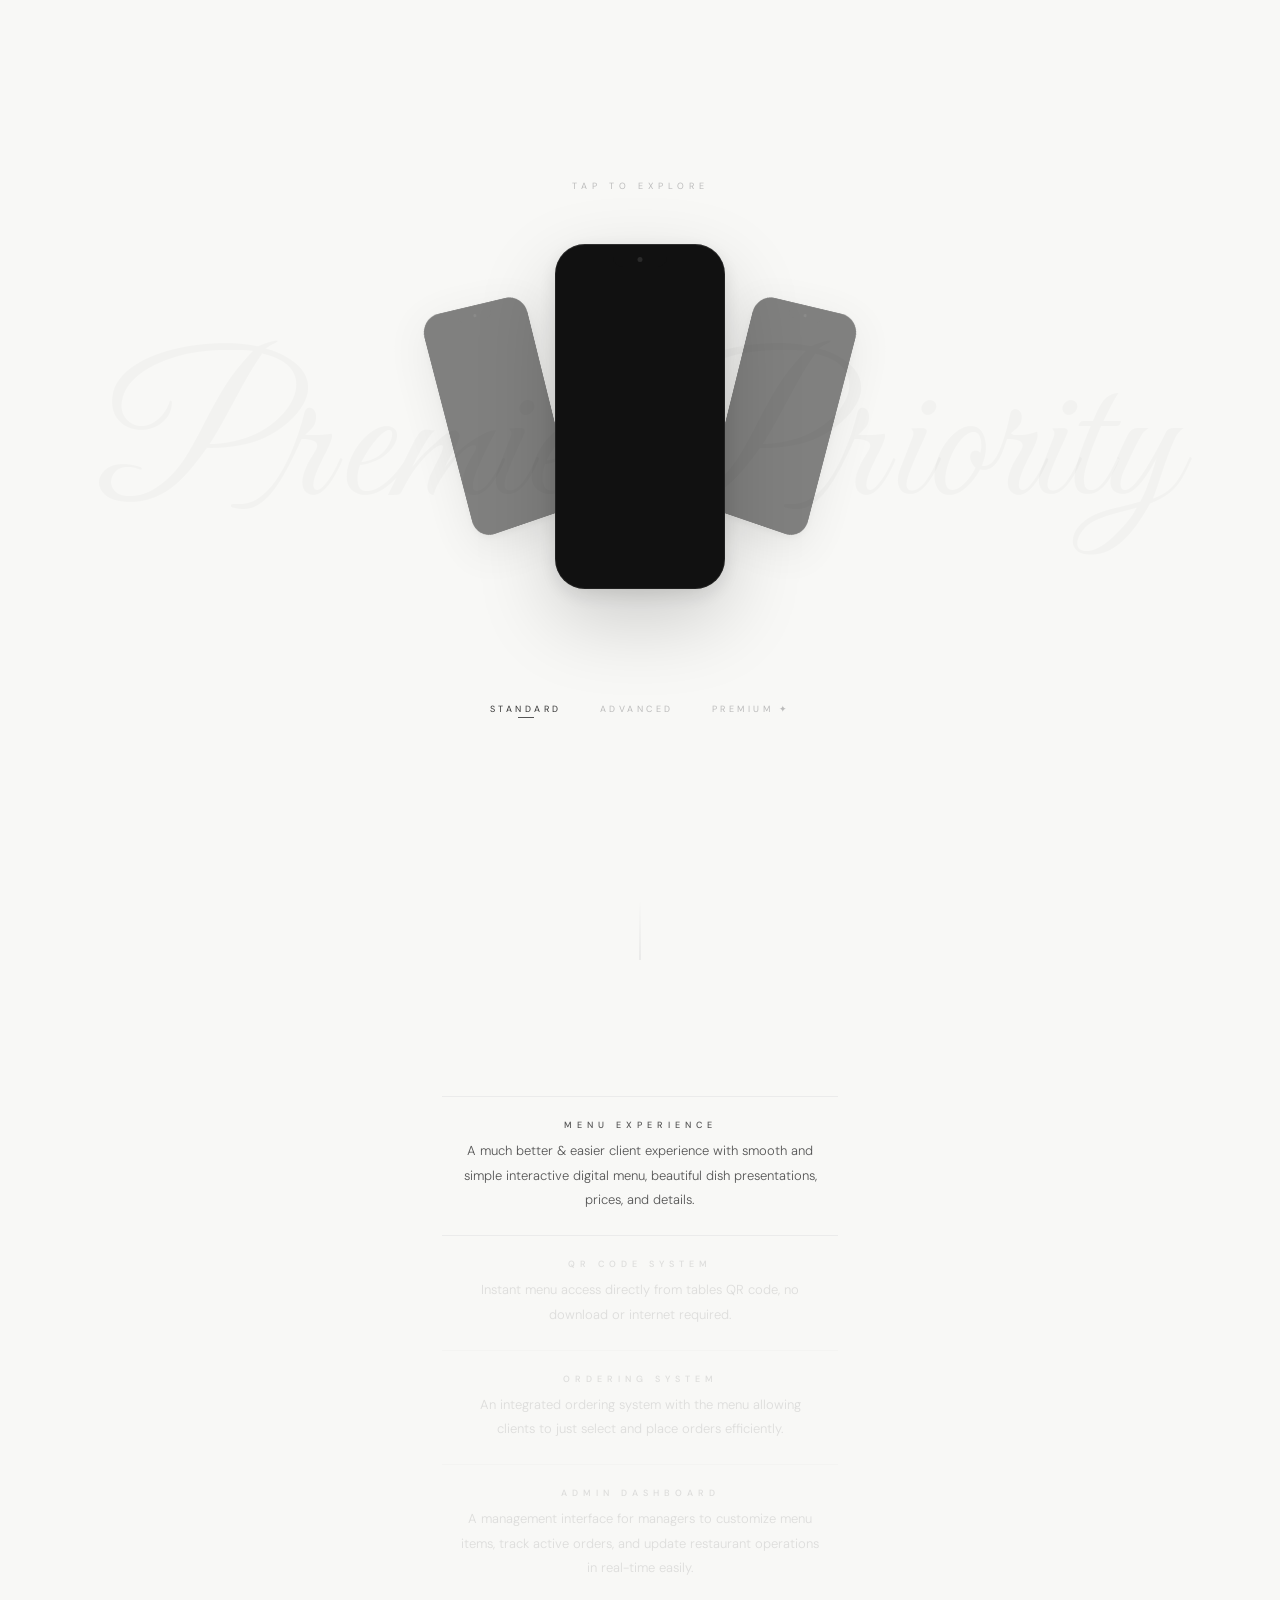
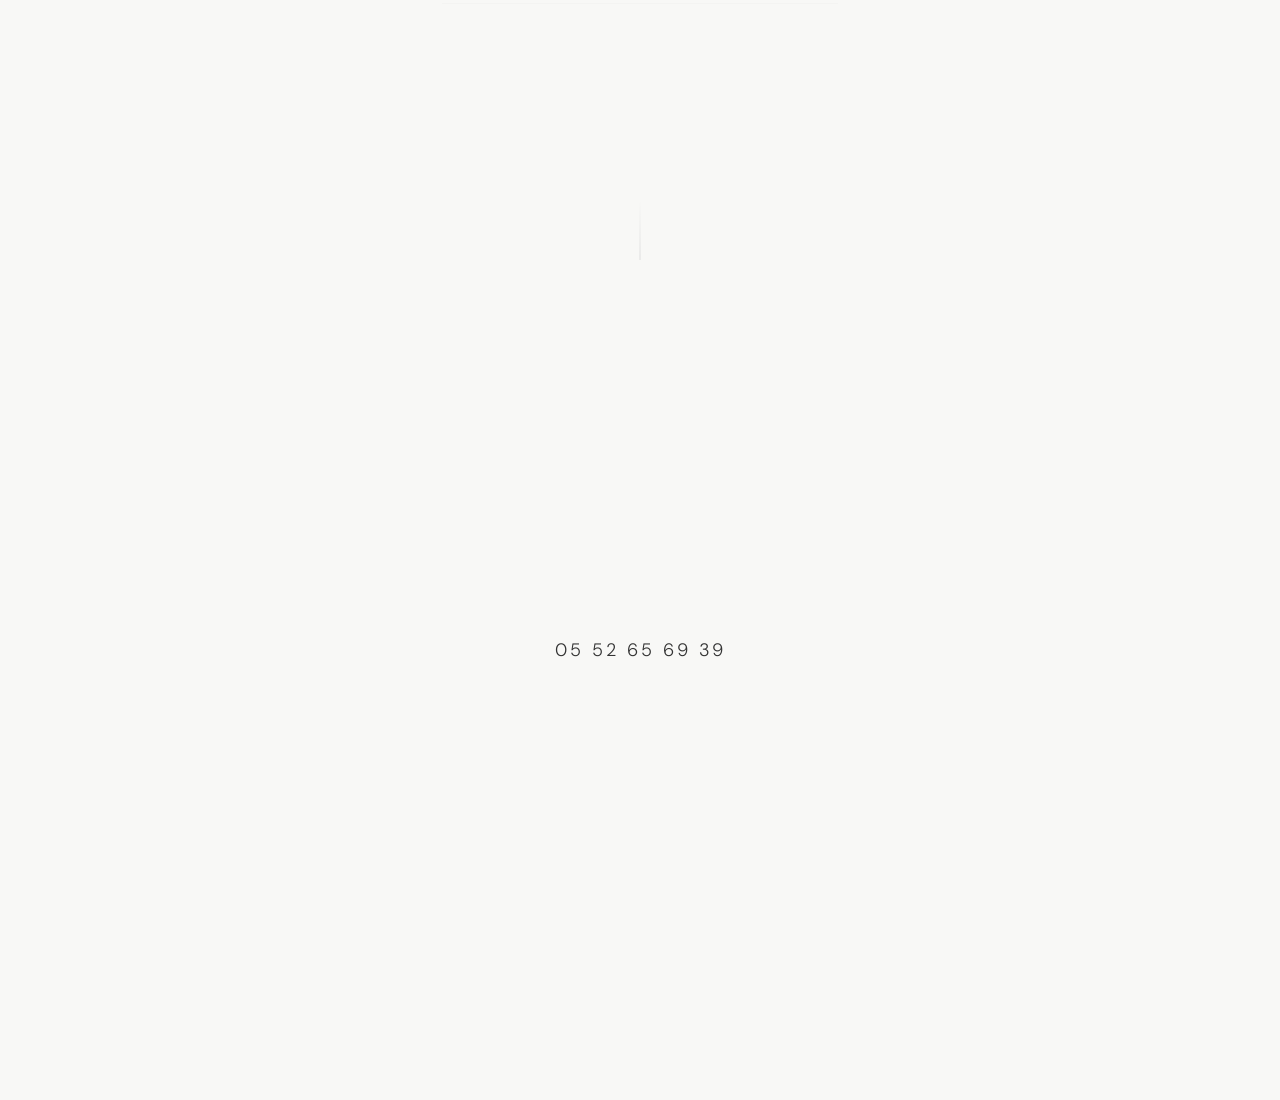
<file: index.html>
<!DOCTYPE html>
<html lang="fr" dir="ltr">

<head>
    <meta charset="UTF-8">
    <meta name="viewport" content="width=device-width, initial-scale=1.0">
    <link rel="preconnect" href="https://fonts.googleapis.com">
    <link rel="preconnect" href="https://fonts.gstatic.com" crossorigin>
    <link href="https://fonts.googleapis.com/css2?family=Great+Vibes&family=DM+Sans:wght@300;400;500&display=swap"
        rel="stylesheet">
    <title>Menus</title>
    <link rel="stylesheet" href="main-style.css">
</head>

<body>

    <div class="menus-preview">
        <p id="ourWork">Tap To Explore</p>
        <div class="preview-container">
            <a href="./Cookies.html" class="phone-preview">
                <div class="phone-frame">
                    <div class="phone-notch"></div>
                    <video src="./cookie.mp4" autoplay loop muted playsinline></video>
                </div>
            </a>
            <a href="./pizza.html" class="phone-preview">
                <div class="phone-frame">
                    <div class="phone-notch"></div>
                    <video src="./pizza.mp4" autoplay loop muted playsinline></video>
                </div>
            </a>
            <a href="./allo.html" class="phone-preview">
                <div class="phone-frame">
                    <div class="phone-notch"></div>
                    <video src="./allo.mp4" autoplay loop muted playsinline></video>
                </div>
            </a>
        </div>
        <!-- Tab strip -->
        <div class="preview-tabs">
            <button class="preview-tab active" data-index="0">Standard</button>
            <button class="preview-tab" data-index="1">Advanced</button>
            <button class="preview-tab" data-index="2">Premium ✦</button>
        </div>
        <a href="./manage.html" style="display:none;">Management</a>
    </div>

    <div class="menus section">
        <div class="main-type">
            <div class="animatedMenuDesc active">
                <h1 data-i18n="animatedMenuTitle">Menu Experience</h1>
                <p data-i18n="animatedMenuDesc">
                    A much better & easier client experience with smooth and simple interactive digital menu, beautiful
                    dish
                    presentations, prices, and details.
                </p>
            </div>
            <div class="qrCodeDesc">
                <h1 data-i18n="qrCodeTitle">QR Code System</h1>
                <p data-i18n="qrCodeDesc">Instant menu access directly from tables QR code, no download or internet
                    required.</p>
            </div>
            <div class="orderingDesc">
                <h1 data-i18n="orderingTitle">Ordering System</h1>
                <p data-i18n="orderingDesc">An integrated ordering system with the menu allowing clients to just select
                    and
                    place
                    orders efficiently.</p>
            </div>
            <div class="dashboardDesc">
                <h1 data-i18n="dashboardTitle">Admin Dashboard</h1>
                <p data-i18n="dashboardDesc">A management interface for managers to customize menu items, track active
                    orders, and update restaurant operations in real-time easily.</p>
            </div>
        </div>
    </div>

    <div class="contact">
        <p>05 52 65 69 39</p>
    </div>
    <script>
        (function () {
            const previews = Array.from(document.querySelectorAll('.phone-preview'));
            const tabs = Array.from(document.querySelectorAll('.preview-tab'));
            let current = 0;

            // pos: 'center' | 'left' | 'right'
            function setPos(el, pos) {
                el.setAttribute('data-pos', pos);
            }

            function goTo(index) {
                current = index;
                const n = previews.length;
                // center = current, right = next, left = previous
                previews.forEach((p, i) => {
                    const video = p.querySelector('video');
                    if (video) video.playbackRate = (i === current) ? 1.0 : 0.6;

                    if (i === current) {
                        setPos(p, 'center');
                        p.style.pointerEvents = 'auto';
                    } else if (i === (current + 1) % n) {
                        setPos(p, 'right');
                        p.style.pointerEvents = 'auto';
                    } else {
                        setPos(p, 'left');
                        p.style.pointerEvents = 'auto';
                    }
                });

                tabs.forEach((t, i) => t.classList.toggle('active', i === current));
            }

            // Click a wing phone → bring it center
            previews.forEach((p, i) => {
                p.addEventListener('click', (e) => {
                    if (i !== current) { e.preventDefault(); goTo(i); }
                });
            });

            // Click a tab
            tabs.forEach((t, i) => {
                t.addEventListener('click', () => goTo(i));
            });

            goTo(0);
        })();

        // Section 2 Blur & Reveal
        (function () {
            const section2 = document.querySelector('.menus.section');
            const featureItems = Array.from(document.querySelectorAll('.main-type > div'));
            if (!featureItems.length) return;

            let currentIndex = 0;
            let timer = null;
            let userHasClicked = false;
            const CYCLE_TIME = 6000;

            function setActiveItem(index) {
                currentIndex = index;
                featureItems.forEach((item, i) => {
                    if (i === index) {
                        item.classList.add('active');
                    } else {
                        item.classList.remove('active');
                    }
                });
            }

            function startTimer() {
                stopTimer();
                if (userHasClicked) return;
                timer = setInterval(() => {
                    const nextIndex = (currentIndex + 1) % featureItems.length;
                    setActiveItem(nextIndex);
                }, CYCLE_TIME);
            }

            function stopTimer() {
                if (timer) {
                    clearInterval(timer);
                    timer = null;
                }
            }

            featureItems.forEach((item, i) => {
                item.addEventListener('click', () => {
                    userHasClicked = true;
                    stopTimer();
                    setActiveItem(i);
                });
            });

            setActiveItem(0);

            if (section2 && 'IntersectionObserver' in window) {
                const observer = new IntersectionObserver((entries) => {
                    entries.forEach(entry => {
                        if (entry.isIntersecting) {
                            startTimer();
                        } else {
                            stopTimer();
                        }
                    });
                }, { threshold: 0.5 });
                observer.observe(section2);
            } else {
                startTimer();
            }
        })();
    </script>
</body>

</html>
</file>
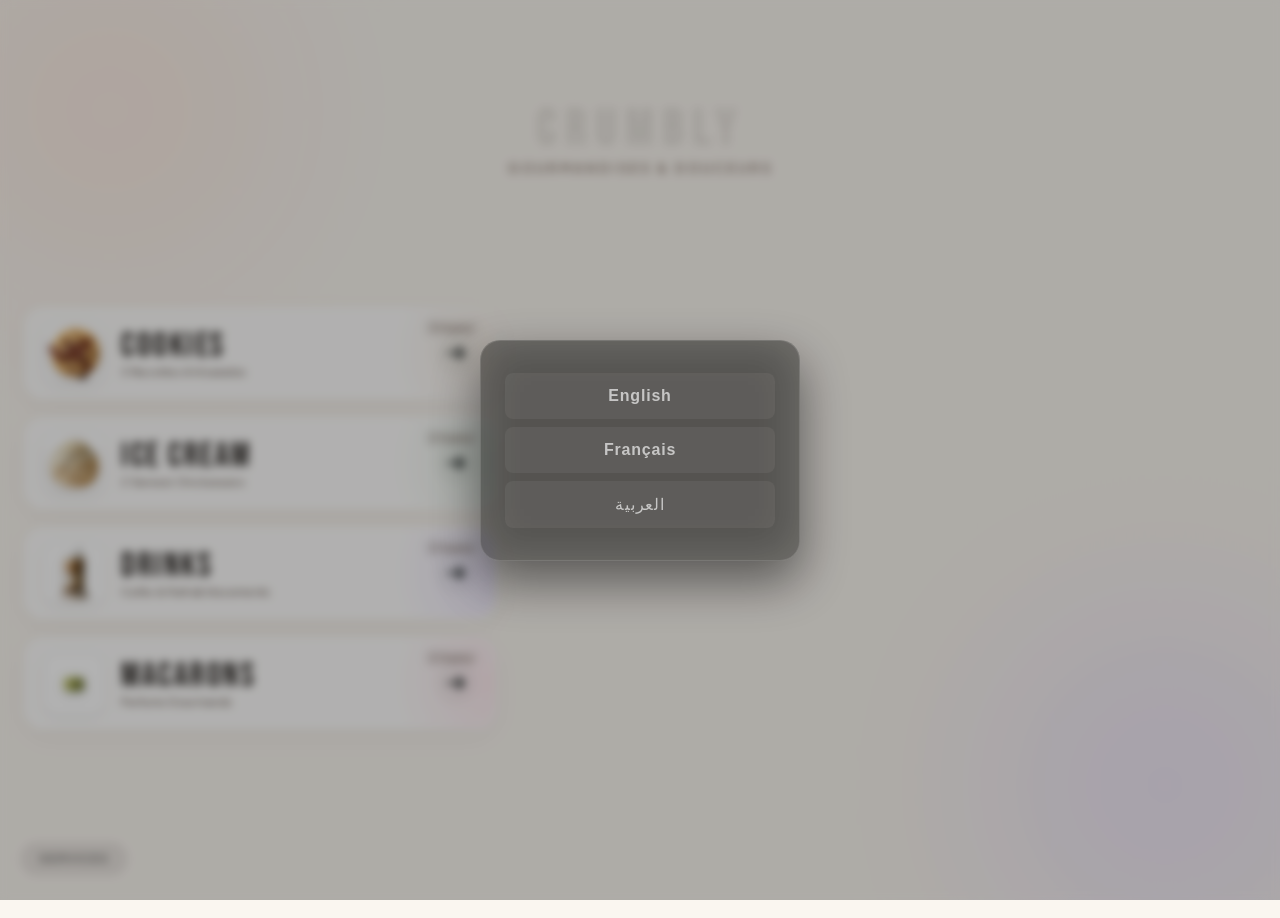
<file: Cookies.html>
<!DOCTYPE html>
<html lang="fr">

<head>
    <meta charset="UTF-8">
    <meta name="viewport" content="width=device-width, initial-scale=1.0">
    <link rel="preconnect" href="https://fonts.googleapis.com">
    <link rel="preconnect" href="https://fonts.gstatic.com" crossorigin>
    <link
        href="https://fonts.googleapis.com/css2?family=Bebas+Neue&family=Plus+Jakarta+Sans:wght@400;500;600;700&display=swap"
        rel="stylesheet">
    <title>Cookies</title>
    <link rel="stylesheet" href="style1.css">
</head>

<body>
    <!-- Ambient Background Decorations -->
    <div class="ambient-bg">
        <div class="blob blob-1"></div>
        <div class="blob blob-2"></div>
    </div>

    <!-- Header Section -->
        <div id="brand-subtitle-div">
            <h1 class="brand-title">CRUMBLY</h1>
            <p class="brand-subtitle">Gourmandises & Douceurs</p>
        </div>

    <div id="Category-Container">
        <div class="Category-Item" data-color="#D4A373" data-category="Cookies">
            <span class="Category-Corner-Count">3 items</span>
            <div class="Main-Category-Content">
                <div class="Category-Info">
                    <div class="Category-Thumb-Wrapper">
                        <img src="./VanillaCookie.png" alt="Cookies" class="Category-Thumb Main-Category-Image">
                    </div>
                    <div class="Category-Text">
                        <p class="Category-Name">COOKIES</p>
                        <span class="Category-Badge">3 Recettes Artisanales</span>
                    </div>
                </div>
                <div class="Category-Action">
                    <img class="enter-icon" src="enter-category.svg" alt="Explorer">
                </div>
            </div>
        </div>
        <div class="Category-Item" data-color="#B5CFB7" data-category="Glaces">
            <span class="Category-Corner-Count">2 items</span>
            <div class="Main-Category-Content">
                <div class="Category-Info">
                    <div class="Category-Thumb-Wrapper">
                        <img src="./vanillaScoop.png" alt="Glaces" class="Category-Thumb Main-Category-Image">
                    </div>
                    <div class="Category-Text">
                        <p class="Category-Name">GLACES</p>
                        <span class="Category-Badge">2 Saveurs Onctueuses</span>
                    </div>
                </div>
                <div class="Category-Action">
                    <img class="enter-icon" src="enter-category.svg" alt="Explorer">
                </div>
            </div>
        </div>
        <div class="Category-Item" data-color="#C9B1FF" data-category="Boissons">
            <span class="Category-Corner-Count">2 items</span>
            <div class="Main-Category-Content">
                <div class="Category-Info">
                    <div class="Category-Thumb-Wrapper">
                        <img src="./drinkslatte.png" alt="Boissons" class="Category-Thumb Main-Category-Image">
                    </div>
                    <div class="Category-Text">
                        <p class="Category-Name">BOISSONS</p>
                        <span class="Category-Badge">Cafés & Rafraîchissements</span>
                    </div>
                </div>
                <div class="Category-Action">
                    <img class="enter-icon" src="enter-category.svg" alt="Explorer">
                </div>
            </div>
        </div>
        <div class="Category-Item" data-color="#FFB3C6" data-category="Macarons">
            <span class="Category-Corner-Count">2 items</span>
            <div class="Main-Category-Content">
                <div class="Category-Info">
                    <div class="Category-Thumb-Wrapper">
                        <img src="./macaronpistach.png" alt="Macarons" class="Category-Thumb Main-Category-Image">
                    </div>
                    <div class="Category-Text">
                        <p class="Category-Name">MACARONS</p>
                        <span class="Category-Badge">Parfums Gourmands</span>
                    </div>
                </div>
                <div class="Category-Action">
                    <img class="enter-icon" src="enter-category.svg" alt="Explorer">
                </div>
            </div>
        </div>
    </div>

    <div id="Detail-View">
        <div id="Background-Tint"></div>
        <div id="Floating-BG-Container"></div>
        <img src="./goback.svg" alt="" id="Close-Btn">
        <div id="Detail-Item-Counter">1 / 3</div>
        <div id="Detail-List">
            <!-- Items will be injected here by script1.js -->
        </div>
    </div>

    <script src="script2.js"></script>
    <script src="addons.js"></script>
</body>

</html>
</file>
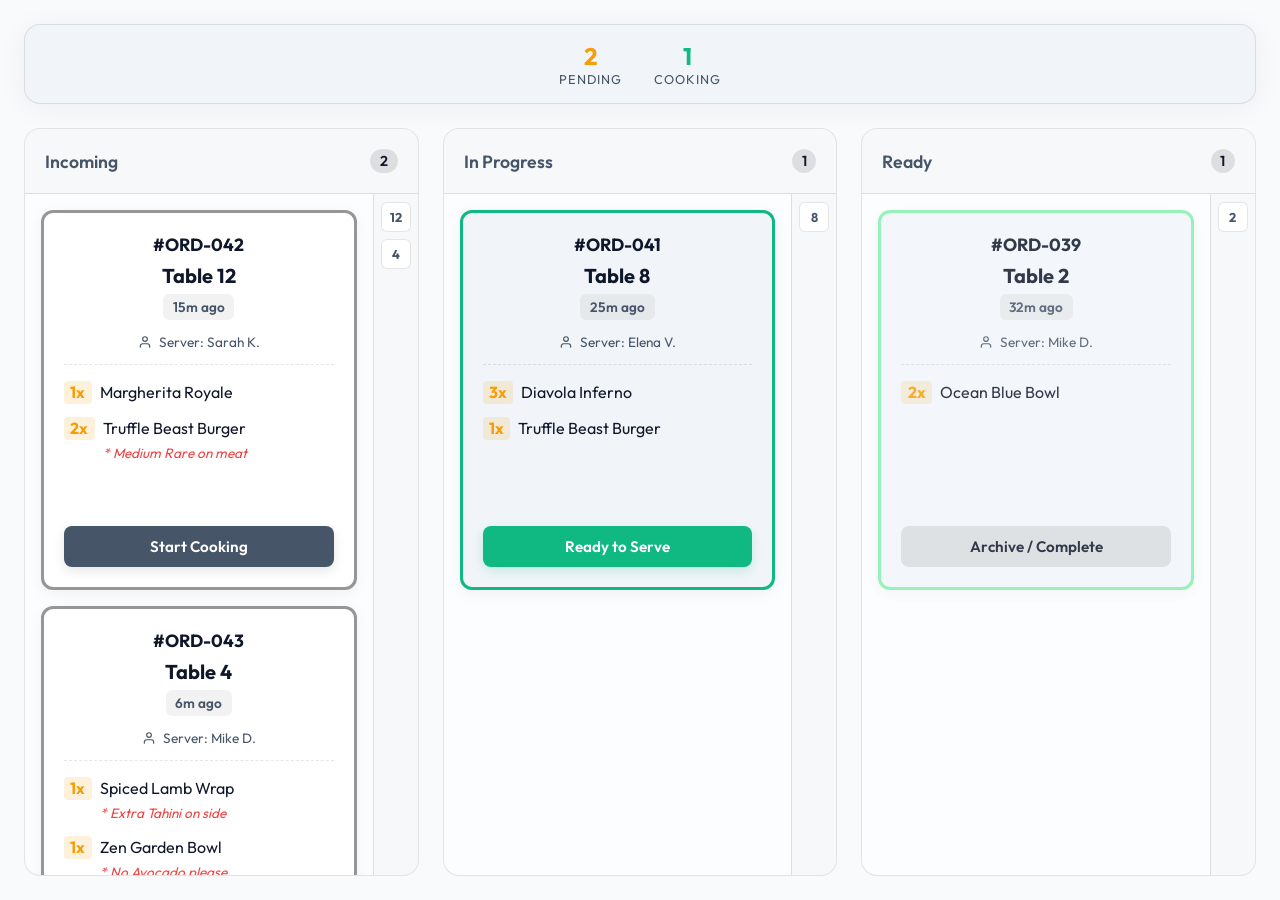
<file: cuisine.html>
<!DOCTYPE html>
<html lang="en">

<head>
    <meta charset="UTF-8">
    <meta name="viewport" content="width=device-width, initial-scale=1.0">
    <title>Slice of Heaven | Kitchen Display System</title>
    <link href="https://fonts.googleapis.com/css2?family=Outfit:wght@300;400;600;700&display=swap" rel="stylesheet">
    <link rel="stylesheet" href="cuisine.css">
</head>

<body>
    <div class="kds-container">
        <!-- HEADER -->
        <header class="kds-header" style="justify-content: center;">
            <div class="stats">
                <div class="stat-item">
                    <span class="stat-value" id="pending-count">0</span>
                    <span class="stat-label">Pending</span>
                </div>
                <div class="stat-item">
                    <span class="stat-value" id="cooking-count">0</span>
                    <span class="stat-label">Cooking</span>
                </div>
            </div>
        </header>

        <!-- MOBILE NAV -->
        <div class="mobile-nav">
            <button class="nav-tab active" onclick="switchTab('pending')">Incoming</button>
            <button class="nav-tab" onclick="switchTab('cooking')">In Progress</button>
            <button class="nav-tab" onclick="switchTab('ready')">Ready</button>
        </div>

        <!-- KANBAN BOARD -->
        <main class="kanban-board active-pending">
            <!-- Pending Orders Column -->
            <div class="column" id="col-pending">
                <div class="column-header">
                    <h2>Incoming <span class="count">0</span></h2>
                </div>
                <div class="column-body">
                    <div class="ticket-list" id="list-pending"></div>
                    <div class="mini-map" id="map-pending"></div>
                </div>
            </div>

            <!-- In Progress Orders Column -->
            <div class="column" id="col-cooking">
                <div class="column-header">
                    <h2>In Progress <span class="count">0</span></h2>
                </div>
                <div class="column-body">
                    <div class="ticket-list" id="list-cooking"></div>
                    <div class="mini-map" id="map-cooking"></div>
                </div>
            </div>

            <!-- Ready Orders Column -->
            <div class="column" id="col-ready">
                <div class="column-header">
                    <h2>Ready <span class="count">0</span></h2>
                </div>
                <div class="column-body">
                    <div class="ticket-list" id="list-ready"></div>
                    <div class="mini-map" id="map-ready"></div>
                </div>
            </div>
        </main>
    </div>

    <script src="cuisine.js"></script>
</body>

</html>
</file>
<file: main-style.css>
/* ── Reset ── */
*,
*::before,
*::after {
    box-sizing: border-box;
    -webkit-tap-highlight-color: transparent;
}

*:focus {
    outline: none;
}

html {
    scroll-snap-type: y mandatory;
    scroll-behavior: smooth;
}

body {
    margin: 0;
    padding: 0;
    background: #f8f8f6;
    color: #1a1a1a;
    font-family: 'DM Sans', sans-serif;
}

/* ── Scroll sections ── */
.menus-preview,
.menus,
.contact {
    scroll-snap-align: start;
}

/* ════════════════════════════
   SECTION 1 — Preview Gallery
════════════════════════════ */
.menus-preview {
    position: relative;
    display: flex;
    flex-direction: column;
    justify-content: center;
    align-items: center;
    height: 100vh;
    overflow: hidden;
}

/* Faint brand watermark */
.menus-preview::before {
    content: 'Premier Priority';
    position: absolute;
    font-family: 'Great Vibes', cursive;
    font-size: clamp(60px, 15vw, 190px);
    color: rgba(0, 0, 0, 0.025);
    white-space: nowrap;
    top: 50%;
    left: 50%;
    transform: translate(-50%, -50%);
    pointer-events: none;
    user-select: none;
}

/* Eyebrow label */
#ourWork {
    font-size: 9px;
    font-weight: 400;
    letter-spacing: 5px;
    text-transform: uppercase;
    color: #bbb;
    margin: 0 0 48px 0;
    position: relative;
    z-index: 1;
}

/* Preview container */
.preview-container {
    display: flex;
    align-items: center;
    justify-content: center;
    position: relative;
    width: 100%;
    max-width: 820px;
    height: 420px;
    perspective: 1100px;
    perspective-origin: 50% 38%;
}

/* Phone preview base — all anchored at center, moved only via transform */
.phone-preview {
    text-decoration: none;
    display: flex;
    flex-direction: column;
    align-items: center;
    position: absolute;
    top: 0;
    /* Fixed anchor — movement is 100% transform-driven */
    left: 50%;
    cursor: pointer;
    will-change: transform, opacity, filter;
    transition:
        transform 0.72s cubic-bezier(0.22, 1, 0.36, 1),
        opacity 0.55s ease,
        filter 0.55s ease;
}

/* ── Center: flat, full-size ── */
.phone-preview[data-pos="center"] {
    transform: translateX(-50%) translateZ(0px) rotateY(0deg) scale(1);
    opacity: 1;
    filter: none;
    z-index: 5;
}

.phone-preview[data-pos="center"]:hover {
    transform: translateX(-50%) translateZ(0px) rotateY(0deg) scale(1.015) translateY(-3px);
}

/* ── Left wing: angled inward — offset left from center anchor ── */
.phone-preview[data-pos="left"] {
    transform: translateX(calc(-50% - 150px)) translateZ(-80px) rotateY(28deg) rotate(-15deg) scale(0.7);
    opacity: 0.52;
    filter: brightness(0.8) grayscale(0.12);
    z-index: 3;
}

/* ── Right wing: angled inward — offset right from center anchor ── */
.phone-preview[data-pos="right"] {
    transform: translateX(calc(-50% + 150px)) translateZ(-80px) rotateY(-28deg) rotate(15deg) scale(0.7);
    opacity: 0.52;
    filter: brightness(0.8) grayscale(0.12);
    z-index: 3;
}

/* Phone frame */
.phone-frame {
    position: relative;
    width: 170px;
    height: 345px;
    background: #111;
    border-radius: 30px;
    padding: 7px;
    box-shadow:
        0 20px 60px rgba(0, 0, 0, 0.14),
        0 4px 12px rgba(0, 0, 0, 0.08),
        inset 0 1px 0 rgba(255, 255, 255, 0.06);
    overflow: hidden;
    transition: box-shadow 0.35s ease;
}

.phone-preview[data-pos="center"] .phone-frame {
    box-shadow:
        0 30px 80px rgba(0, 0, 0, 0.18),
        0 6px 20px rgba(0, 0, 0, 0.1),
        inset 0 1px 0 rgba(255, 255, 255, 0.06);
}

.phone-frame::before {
    content: '';
    position: absolute;
    inset: 0;
    border-radius: 30px;
    border: 1px solid rgba(255, 255, 255, 0.07);
    pointer-events: none;
    z-index: 2;
}

/* Notch */
.phone-notch {
    position: absolute;
    top: 7px;
    left: 50%;
    transform: translateX(-50%);
    width: 54px;
    height: 16px;
    background: #111;
    border-radius: 0 0 10px 10px;
    z-index: 3;
}

.phone-notch::after {
    content: '';
    position: absolute;
    top: 6px;
    left: 50%;
    transform: translateX(-50%);
    width: 5px;
    height: 5px;
    background: #2a2a2a;
    border-radius: 50%;
}

/* Video */
.phone-frame video {
    width: 100%;
    height: 100%;
    object-fit: cover;
    border-radius: 23px;
    display: block;
}

/* Tab strip */
.preview-tabs {
    display: flex;
    justify-content: space-between;
    align-items: center;
    gap: 6px;
    margin-top: 32px;
    position: relative;
    z-index: 6;
}

.preview-tab {
    font-family: 'DM Sans', sans-serif;
    font-size: 9px;
    font-weight: 400;
    letter-spacing: 3.5px;
    text-transform: uppercase;
    color: #bbb;
    background: none;
    border: none;
    cursor: pointer;
    padding: 7px 16px;
    border-radius: 999px;
    transition: color 0.3s ease, background 0.3s ease;
    position: relative;
}

.preview-tab::after {
    content: '';
    position: absolute;
    bottom: 4px;
    left: 50%;
    transform: translateX(-50%) scaleX(0);
    width: 16px;
    height: 1px;
    background: #555;
    transition: transform 0.3s ease;
}

.preview-tab.active {
    color: #333;
}

.preview-tab.active::after {
    transform: translateX(-50%) scaleX(1);
}

a {
    font-family: 'DM Sans', sans-serif;
    font-size: 14px;
    font-weight: 300;
    text-decoration: none;
    color: #999;
    letter-spacing: 1px;
    transition: color 0.2s;
}

a:hover {
    color: #111;
}

/* ════════════════════════════
   SECTION 2 — Features
════════════════════════════ */
.menus {
    position: relative;
    height: 100vh;
    width: 100%;
    display: flex;
    flex-direction: column;
    justify-content: center;
    align-items: center;
    overflow: hidden;
    background: #f8f8f6;
}

/* Subtle divider line at top */
.menus::before {
    content: '';
    position: absolute;
    top: 0;
    left: 50%;
    transform: translateX(-50%);
    width: 1px;
    height: 60px;
    background: linear-gradient(to bottom, transparent, #ddd);
}

.main-type {
    display: flex;
    flex-direction: column;
    align-items: center;
    gap: 0;
    width: 100%;
    max-width: 460px;
    padding: 0 32px;
    position: relative;
    z-index: 1;
}

/* Each feature item */
.main-type div {
    display: flex;
    flex-direction: column;
    align-items: center;
    cursor: pointer;
    padding: 22px 0;
    width: 100%;
    border-bottom: 1px solid #ebebeb;
    transition: opacity 0.45s ease;
    opacity: 0.28;
    user-select: none;
}

.main-type div:first-child {
    border-top: 1px solid #ebebeb;
}

.main-type div:hover:not(.active) {
    opacity: 0.5;
}

.main-type div.active {
    opacity: 1;
}

/* Feature heading */
h1,
h2 {
    font-family: 'DM Sans', sans-serif;
    font-size: 9px;
    font-weight: 500;
    letter-spacing: 5px;
    text-transform: uppercase;
    color: #999;
    margin: 0 0 8px 0;
}

.main-type div.active h1,
.main-type div.active h2 {
    color: #555;
}

/* Feature description */
p {
    font-family: 'DM Sans', sans-serif;
    font-size: 13px;
    font-weight: 300;
    color: #999;
    text-align: center;
    line-height: 1.9;
    margin: 0;
    max-width: 360px;
    transition: color 0.4s ease;
}

.main-type div.active p {
    color: #555;
}

/* ════════════════════════════
   SECTION 3 — Contact
════════════════════════════ */
.contact {
    position: relative;
    display: flex;
    flex-direction: column;
    justify-content: center;
    align-items: center;
    height: 100vh;
    gap: 10px;
    overflow: hidden;
}

.contact::before {
    content: '';
    position: absolute;
    top: 0;
    left: 50%;
    transform: translateX(-50%);
    width: 1px;
    height: 60px;
    background: linear-gradient(to bottom, transparent, #ddd);
}

.contact p {
    font-family: 'DM Sans', sans-serif;
    color: #333;
    text-align: center;
    margin: 0;
    font-size:10px;
}

.contact p:first-child {
    font-size: 18px;
    font-weight: 400;
    letter-spacing: 5px;
    text-transform: uppercase;
    color: #ccc;
}

.contact p:last-child {
    font-size: 18px;
    font-weight: 300;
    letter-spacing: 3px;
    color: #333;
}

/* ── Responsive ── */
@media (max-width: 768px) {
    .menus-preview::before {
        writing-mode: vertical-rl;
        text-orientation: mixed;
        transform: translate(-50%, -50%) rotate(180deg);
        font-size: clamp(40px, 14vh, 110px);
        top: 50%;
        left: 50%;
    }

    .preview-container {
        height: 400px;
        perspective: 700px;
    }

    .phone-preview[data-pos="left"] {
        transform: translateX(calc(-50% - 120px)) translateZ(-60px) rotateY(30deg) rotate(-15deg) scale(0.5);
    }

    .phone-preview[data-pos="right"] {
        transform: translateX(calc(-50% + 120px)) translateZ(-60px) rotateY(-30deg) rotate(15deg) scale(0.5);
    }

    .preview-tabs {
        margin-top: 24px;
        gap: 4px;
    }

    .preview-tab {
        font-size: 8px;
        padding: 6px 12px;
        letter-spacing: 2.5px;
    }

    .main-type {
        padding: 0 24px;
    }

    p {
        font-size: 12px;
    }

    .contact p:last-child {
        font-size: 12px;
    }
}
</file>
<file: style1.css>
* {
    margin: 0;
    padding: 0;
    box-sizing: border-box;
    -webkit-user-select: none;
    /* Safari */
    -ms-user-select: none;
    /* Internet Explorer/Edge */
    user-select: none;
    -webkit-tap-highlight-color: transparent;

}


body {
    background-color: #FAF6F0;
    overflow-x: hidden;
    width: 100%;
    min-height: 100vh;
    font-family: 'Plus Jakarta Sans', sans-serif;
    color: #2D2622;
    position: relative;
}

/* Ambient Background Blobs */
.ambient-bg {
    position: fixed;
    top: 0;
    left: 0;
    width: 100vw;
    height: 100vh;
    overflow: hidden;
    z-index: 0;
    pointer-events: none;
}

.ambient-bg .blob {
    position: absolute;
    border-radius: 50%;
    filter: blur(80px);
    opacity: 0.45;
    animation: blobFloat 12s infinite alternate ease-in-out;
}

.ambient-bg .blob-1 {
    width: 320px;
    height: 320px;
    background: #FCE1D5;
    top: -50px;
    left: -50px;
}

.ambient-bg .blob-2 {
    width: 350px;
    height: 350px;
    background: #E4D8FD;
    bottom: -60px;
    right: -60px;
    animation-delay: -6s;
}

@keyframes blobFloat {
    0% {
        transform: translate(0, 0) scale(1);
    }

    100% {
        transform: translate(30px, 40px) scale(1.1);
    }
}

/* Header Section */
.brand-title {
    font-family: 'Bebas Neue', sans-serif;
    font-size: 50px;
    text-align:center ;
    letter-spacing: 10px;
    color: #231F20;
    background: linear-gradient(135deg, #231F20 0%, #5C4B43 100%);
    -webkit-background-clip: text;
    background-clip: text;
    -webkit-text-fill-color: transparent;
    opacity: 0.1;
}

#brand-subtitle-div {
    position: absolute;
    font-family: 'Plus Jakarta Sans', sans-serif;
    font-size: 13px;
    font-weight: 600;
    letter-spacing: 3px;
    text-transform: uppercase;
    color: #8C7A70;
    top: 100px;
    width:100vw;
    text-align: center;
}


#Detail-View {
    position: fixed;
    top: 0;
    left: 100%;
    width: 100vw;
    height: 100vh;
    background-color: white;
    transition: left 0.5s ease-in-out;
    z-index: 2000;
}

#Background-Tint {
    position: absolute;
    top: 0;
    left: 0;
    width: 100%;
    height: 100%;
    z-index: -1;
    transition: background-color 0.8s ease;
    pointer-events: none;
}

#Detail-View.active {
    left: 0;
}

#Close-Btn {
    position: absolute;
    top: 20px;
    left: 20px;
    z-index: 10;
    width: 50px;
    height: 50px;
    cursor: pointer;
}

#Detail-List {
    width: 100%;
    height: 100%;
    overflow-y: scroll;
    scroll-snap-type: y mandatory;
}

.Detail-Item {
    width: 100vw;
    height: 100vh;
    max-height: 100vh;
    scroll-snap-align: start;
    display: flex;
    flex-direction: column;
    justify-content: center;
    align-items: center;
    overflow: hidden;
    padding: 15vh 0;
    /* 10% white space top and bottom */
    background: transparent;
}

.Detail-Content {
    width: 100%;
    height: 100%;
    display: flex;
    flex-direction: column;
    justify-content: space-between;
    align-items: center;
}

.Header-Section {
    text-align: center;
}

.Header-Section h2 {
    font-family: 'Bebas Neue', sans-serif;
    font-size: 60px;
    color: black;
    line-height: 0.9;
}

.Header-Section .Price {
    font-family: 'Bebas Neue', sans-serif;
    font-size: 30px;
    color: #666;
}

.Detail-Item .Image-Container {
    width: 100%;
    height: 40%;
    display: flex;
    justify-content: center;
    align-items: center;
}

.Detail-Item img {
    max-width: 80%;
    max-height: 100%;
    object-fit: contain;
    transform: scale(0.7);
}

.Detail-Item[data-category="Macarons"] img,
#Detail-View[data-category="Macarons"] .Detail-Item img {
    transform: scale(1);
}

.Detail-Item .Info-Section {
    width: 100%;
    display: flex;
    flex-direction: column;
    align-items: center;
}

.Detail-Item .Ingredients-List {
    display: flex;
    flex-direction: column;
    align-items: center;
    gap: 5px;
}

.Detail-Item .Ingredients-List .Ingredient {
    font-family: sans-serif;
    font-size: 18px;
    color: #333;
}

#Category-Container {
    position: absolute;
    top: 50%;
    transform: translateY(-40%);
    z-index: 10;
    width: 100%;
    max-width: 520px;
    min-height: calc(100vh - 120px);
    margin: 0 auto;
    display: flex;
    flex-direction: column;
    justify-content: center;
    align-items: center;
    gap: 18px;
    padding: 15px 24px 35px 24px;
}

.Category-Item {
    width: 100%;
    background: rgba(255, 255, 255, 0.78);
    backdrop-filter: blur(16px);
    -webkit-backdrop-filter: blur(16px);
    border: 1px solid rgba(255, 255, 255, 0.95);
    border-radius: 20px;
    padding: 14px 18px;
    position: relative;
    overflow: hidden;
    box-shadow: 0 8px 30px rgba(0, 0, 0, 0.04), 0 1px 3px rgba(0, 0, 0, 0.02);
    transition: all 0.35s cubic-bezier(0.25, 1, 0.5, 1);
    cursor: pointer;
}

.Category-Item::before {
    content: '';
    position: absolute;
    top: 0;
    left: 0;
    width: 6px;
    height: 100%;
    /* background: var(--category-color, #D4A373); */
    border-radius: 4px 0 0 4px;
    transition: width 0.35s cubic-bezier(0.25, 1, 0.5, 1);
}

.Category-Item::after {
    content: '';
    position: absolute;
    top: 0;
    right: 0;
    width: 140px;
    height: 100%;
    background: radial-gradient(circle at right center, var(--category-color-light, rgba(212, 163, 115, 0.2)), transparent 70%);
    pointer-events: none;
    opacity: 0.6;
    transition: opacity 0.35s ease;
}

.Category-Item[data-category="Cookies"] {
    --category-color: #D4A373;
    --category-color-light: rgba(212, 163, 115, 0.25);
}

.Category-Item[data-category="Glaces"] {
    --category-color: #7BB686;
    --category-color-light: rgba(123, 182, 134, 0.25);
}

.Category-Item[data-category="Boissons"] {
    --category-color: #9D72FF;
    --category-color-light: rgba(157, 114, 255, 0.25);
}

.Category-Item[data-category="Macarons"] {
    --category-color: #FF7FA6;
    --category-color-light: rgba(255, 127, 166, 0.25);
}

.Category-Item:active {
    transform: translateY(0);
}

.Main-Category-Content {
    display: flex;
    flex-direction: row;
    align-items: center;
    justify-content: space-between;
    width: 100%;
    position: relative;
    z-index: 2;
    cursor: pointer;
}

.Category-Info {
    display: flex;
    align-items: center;
    gap: 16px;
}

.Category-Thumb-Wrapper {
    width: 62px;
    height: 62px;
    border-radius: 16px;
    background: rgba(255, 255, 255, 0.85);
    box-shadow: inset 0 0 0 1px rgba(0, 0, 0, 0.05), 0 4px 12px rgba(0, 0, 0, 0.05);
    display: flex;
    align-items: center;
    justify-content: center;
    overflow: hidden;
    flex-shrink: 0;
}

.Category-Thumb {
    width: 84%;
    height: 84%;
    object-fit: contain;
    filter: drop-shadow(0 4px 6px rgba(0, 0, 0, 0.12));
}

.Category-Text {
    display: flex;
    flex-direction: column;
    gap: 2px;
}

.Category-Name {
    font-family: 'Bebas Neue', sans-serif;
    font-size: 34px;
    letter-spacing: 2.5px;
    color: #1F1B18;
    line-height: 1;
}

.Category-Badge {
    font-family: 'Plus Jakarta Sans', sans-serif;
    font-size: 11px;
    font-weight: 600;
    color: #7D726A;
    letter-spacing: 0.3px;
}

.Category-Action {
    width: 42px;
    height: 42px;
    border-radius: 50%;
    background: rgba(0, 0, 0, 0.03);
    display: flex;
    align-items: center;
    justify-content: center;
}

.enter-icon {
    width: 20px;
    height: 20px;
}

.Category-Corner-Count {
    position: absolute;
    top: 10px;
    right: 14px;
    font-family: 'Plus Jakarta Sans', sans-serif;
    font-size: 11px;
    font-weight: 700;
    color: #8C7A70;
    background: rgba(0, 0, 0, 0.04);
    padding: 3px 8px;
    border-radius: 12px;
    letter-spacing: 0.5px;
    pointer-events: none;
    z-index: 5;
}

#Detail-Item-Counter {
    position: absolute;
    top: 25px;
    right: 25px;
    z-index: 10;
    font-family: 'Plus Jakarta Sans', sans-serif;
    font-size: 14px;
    font-weight: 700;
    color: #2D2622;
    background: rgba(255, 255, 255, 0);
    backdrop-filter: blur(8px);
    -webkit-backdrop-filter: blur(8px);
    padding: 6px 14px;
    border-radius: 20px;
    border: 1px solid rgba(0, 0, 0, 0.08);
    letter-spacing: 1px;
}

#Floating-BG-Container {
    position: absolute;
    top: 0;
    left: 0;
    width: 100%;
    height: 100%;
    overflow: hidden;
    pointer-events: none;
    z-index: -1;
}

.Floating-Item {
    position: absolute;
    width: 150px;
    height: 150px;
    opacity: 1;
    filter: blur(3px);
    background-size: contain;
    background-repeat: no-repeat;
    background-position: center;
    will-change: transform, opacity;
}


/* The container must anchor the absolutely positioned images */
.floatingBarContainer {
    position: relative;
    overflow: hidden;
    isolation: isolate;
}

/* Floating image particles */
.Floating-Item {
    position: absolute;
    z-index: 0;
    transform-origin: center;
    backface-visibility: hidden;
}

@keyframes floatingMotion {
    0% {
        translate: 0 0;
        rotate: 0deg;
    }

    50% {
        translate: var(--float-x) var(--float-y);
        rotate: var(--float-rotate);
    }

    100% {
        translate:
            calc(var(--float-x) * -0.6)
            calc(var(--float-y) * -0.7);
        rotate: calc(var(--float-rotate) * -0.6);
    }
}

/* Respect reduced-motion preferences */
@media (prefers-reduced-motion: reduce) {
    .Floating-Item {
        animation: floatingMotion !important;
    }
}
</file>
<file: cuisine.css>
:root {
    --bg-color: #f8fafc;
    --card-bg: #f1f5f9;
    --card-border: rgba(0, 0, 0, 0.1);
    --text-primary: #0f172a;
    --text-secondary: #475569;
    --accent-blue: #64748b;
    --accent-blue-hover: #475569;
    --accent-green: #10b981;
    --accent-green-hover: #059669;
    --accent-red: #ef4444;
    --accent-yellow: #f59e0b;
}

* {
    margin: 0;
    padding: 0;
    box-sizing: border-box;
    font-family: 'Outfit', sans-serif;
}

body {
    background-color: var(--bg-color);
    color: var(--text-primary);
    height: 100vh;
    overflow: hidden;
}

.kds-container {
    display: flex;
    flex-direction: column;
    height: 100vh;
    padding: 1.5rem;
    gap: 1.5rem;
}

/* Header */
.kds-header {
    display: flex;
    justify-content: space-between;
    align-items: center;
    background: var(--card-bg);
    backdrop-filter: blur(10px);
    -webkit-backdrop-filter: blur(10px);
    border: 1px solid var(--card-border);
    padding: 1rem 2rem;
    border-radius: 16px;
    box-shadow: 0 4px 30px rgba(0, 0, 0, 0.05);
}

.brand {
    display: flex;
    align-items: center;
    gap: 1rem;
}

.brand h1 {
    font-size: 1.5rem;
    font-weight: 700;
    letter-spacing: 1px;
}

.badge {
    background: rgba(100, 116, 139, 0.2);
    color: var(--text-primary);
    padding: 0.3rem 0.8rem;
    border-radius: 20px;
    font-size: 0.8rem;
    font-weight: 600;
    border: 1px solid rgba(100, 116, 139, 0.3);
}

.stats {
    display: flex;
    gap: 2rem;
}

.stat-item {
    display: flex;
    flex-direction: column;
    align-items: center;
}

.stat-value {
    font-size: 1.5rem;
    font-weight: 700;
}

#pending-count {
    color: var(--accent-yellow);
}

#cooking-count {
    color: var(--accent-green);
}

.stat-label {
    font-size: 0.8rem;
    color: var(--text-secondary);
    text-transform: uppercase;
    letter-spacing: 1px;
}

.time-display {
    font-size: 1.25rem;
    font-weight: 600;
    font-variant-numeric: tabular-nums;
    color: var(--text-primary);
    background: rgba(0, 0, 0, 0.05);
    padding: 0.5rem 1rem;
    border-radius: 8px;
    border: 1px solid var(--card-border);
}

/* Kanban Board Layout */
.kanban-board {
    display: grid;
    grid-template-columns: repeat(3, 1fr);
    gap: 1.5rem;
    flex-grow: 1;
    overflow: hidden;
}

.column {
    background: rgba(255, 255, 255, 0.5);
    border: 1px solid var(--card-border);
    border-radius: 16px;
    display: flex;
    flex-direction: column;
    overflow: hidden;
    backdrop-filter: blur(5px);
}

.column-header {
    padding: 1.25rem;
    border-bottom: 1px solid var(--card-border);
    background: rgba(0, 0, 0, 0.02);
}

.column-header h2 {
    font-size: 1.1rem;
    font-weight: 600;
    display: flex;
    justify-content: space-between;
    align-items: center;
    color: var(--text-secondary);
}

.column-header .count {
    background: rgba(0, 0, 0, 0.1);
    padding: 0.2rem 0.6rem;
    border-radius: 12px;
    font-size: 0.9rem;
    color: var(--text-primary);
}

/* Lists and Scrolling */
.ticket-list {
    flex-grow: 1;
    padding: 1rem;
    overflow-y: auto;
    display: flex;
    flex-direction: column;
    gap: 1rem;
}

/* Custom Scrollbar */
.ticket-list::-webkit-scrollbar {
    width: 6px;
}

.ticket-list::-webkit-scrollbar-thumb {
    background: rgba(0, 0, 0, 0.1);
    border-radius: 6px;
}

.ticket-list::-webkit-scrollbar-thumb:hover {
    background: rgba(0, 0, 0, 0.3);
}

/* Order Tickets */
.ticket {
    background: var(--card-bg);
    border: 3px solid #969696;
    border-radius: 12px;
    padding: 1.25rem;
    box-shadow: 0 4px 15px rgba(0, 0, 0, 0.05);
    transition: all 0.15s ease;
    cursor: pointer;
    position: relative;
    overflow: hidden;
    height: 380px;
    display: flex;
    flex-direction: column;
    flex-shrink: 0;
}

.ticket:hover {
    transform: translateY(-2px);
    box-shadow: 0 8px 24px rgba(0, 0, 0, 0.15);
}

.ticket:active {
    transform: scale(0.98);
}

.ticket.status-pending {
    background: #ffffff;
    box-shadow: 0 4px 15px rgba(0, 0, 0, 0.05);
}

.ticket.status-cooking {
    border-color: var(--accent-green);
}

.ticket.status-ready {
    border-color: #86efac;
}

.ticket.priority-rush {
    border-color: var(--accent-red) !important;
    box-shadow: 0 0 15px rgba(239, 68, 68, 0.4);
}

.ticket.clicked {
    border-color: var(--text-secondary) !important;
}

/* Ticket contents */
.ticket-header {
    display: flex;
    flex-direction: column;
    justify-content: center;
    align-items: center;
    margin-bottom: 0.8rem;
    gap: 0.4rem;
}

.order-id {
    font-weight: 700;
    font-size: 1.1rem;
}

.ticket-time {
    font-size: 0.85rem;
    font-weight: 600;
    padding: 0.25rem 0.6rem;
    border-radius: 6px;
    background: rgba(0, 0, 0, 0.05);
    color: var(--text-secondary);
}

.ticket.priority-rush .ticket-time {
    color: var(--accent-red);
    background: rgba(239, 68, 68, 0.15);
    animation: flash 2s infinite;
}

@keyframes flash {

    0%,
    100% {
        opacity: 1;
    }

    50% {
        opacity: 0.5;
    }
}

.server-name {
    font-size: 0.85rem;
    color: var(--text-secondary);
    display: flex;
    align-items: center;
    justify-content: center;
    gap: 0.4rem;
    margin-bottom: 1rem;
    padding-bottom: 0.8rem;
    border-bottom: 1px dashed rgba(0, 0, 0, 0.1);
}

.ticket-items {
    list-style: none;
    display: flex;
    flex-direction: column;
    gap: 0.8rem;
    flex-grow: 1;
    overflow-y: auto;
    margin-bottom: 0.5rem;
    padding-right: 0.5rem;
}

.ticket-items::-webkit-scrollbar {
    width: 4px;
}

.ticket-items::-webkit-scrollbar-thumb {
    background: rgba(0, 0, 0, 0.2);
    border-radius: 4px;
}

.ticket-item {
    display: flex;
    justify-content: space-between;
    font-size: 1rem;
}

.item-qty {
    color: var(--accent-yellow);
    font-weight: 700;
    min-width: 24px;
    background: rgba(245, 158, 11, 0.15);
    padding: 0.1rem 0.4rem;
    border-radius: 4px;
    text-align: center;
    height: fit-content;
    margin-right: 8px;
}

.item-name {
    flex-grow: 1;
    line-height: 1.4;
}

.item-notes {
    display: block;
    font-size: 0.85rem;
    color: var(--accent-red);
    margin-top: 0.3rem;
    font-style: italic;
}

/* Call to Action Buttons */
.ticket-actions {
    margin-top: auto;
    display: flex;
    gap: 0.5rem;
}

.btn {
    flex: 1;
    padding: 0.7rem;
    border: none;
    border-radius: 8px;
    font-family: inherit;
    font-size: 0.95rem;
    font-weight: 600;
    cursor: pointer;
    transition: all 0.2s;
    background: rgba(0, 0, 0, 0.05);
    color: var(--text-primary);
}

.btn:hover {
    background: rgba(0, 0, 0, 0.1);
    transform: translateY(-1px);
}

.btn-primary {
    background: var(--text-secondary);
    color: white;
    box-shadow: 0 4px 12px rgba(0, 0, 0, 0.1);
}

.btn-primary:active {
    transform: scale(0.98);
}

/* Column Specific Styling & Button Text */
#col-pending .btn-primary {
    background: var(--text-secondary);
    box-shadow: 0 4px 12px rgba(0, 0, 0, 0.1);
}

#col-pending .btn-primary:hover {
    background: var(--text-primary);
}

#col-pending .btn-primary::after {
    content: 'Start Cooking';
}

#col-cooking .btn-primary {
    background: var(--accent-green);
    box-shadow: 0 4px 12px rgba(16, 185, 129, 0.2);
}

#col-cooking .btn-primary:hover {
    background: var(--accent-green-hover);
}

#col-cooking .btn-primary::after {
    content: 'Ready to Serve';
}

#col-ready .ticket {
    opacity: 0.85;
    filter: grayscale(0%);
}

#col-ready .ticket:hover {
    opacity: 1;
}

#col-ready .btn-primary {
    background: rgba(0, 0, 0, 0.1);
    color: var(--text-primary);
    box-shadow: none;
}

#col-ready .btn-primary:hover {
    background: rgba(0, 0, 0, 0.2);
}

#col-ready .btn-primary::after {
    content: 'Archive / Complete';
}

.mobile-nav {
    display: none;
    gap: 1rem;
    justify-content: center;
    margin-bottom: -0.5rem;
}

.nav-tab {
    padding: 0.5rem 1.25rem;
    border: none;
    background: rgba(0, 0, 0, 0.05);
    border-radius: 8px;
    font-size: 1rem;
    font-weight: bold;
    cursor: pointer;
    transition: all 0.2s;
    font-family: inherit;
}

.nav-tab.active {
    background: var(--text-secondary);
    color: white;
}

.column-body {
    display: flex;
    flex-grow: 1;
    overflow: hidden;
}

.mini-map {
    width: 45px;
    background: rgba(0, 0, 0, 0.02);
    border-left: 1px solid var(--card-border);
    display: flex;
    flex-direction: column;
    align-items: center;
    overflow-y: auto;
    padding: 0.5rem 0;
    gap: 0.4rem;
}

.mini-map::-webkit-scrollbar {
    display: none;
}

.mini-map-item {
    font-size: 0.8rem;
    font-weight: bold;
    color: var(--text-secondary);
    cursor: pointer;
    background: white;
    width: 30px;
    min-height: 30px;
    display: flex;
    align-items: center;
    justify-content: center;
    border-radius: 6px;
    border: 1px solid rgba(0, 0, 0, 0.1);
    flex-shrink: 0;
}

.mini-map-item:hover {
    background: var(--text-primary);
    color: white;
}

/* Responsive tweaks */
@media (max-width: 1024px) {
    .mobile-nav {
        display: flex;
    }

    .kanban-board {
        display: block;
        overflow: hidden;
    }

    .column {
        display: none;
        height: 100%;
    }

    .kanban-board.active-pending #col-pending,
    .kanban-board.active-cooking #col-cooking,
    .kanban-board.active-ready #col-ready {
        display: flex;
    }
}
</file>
